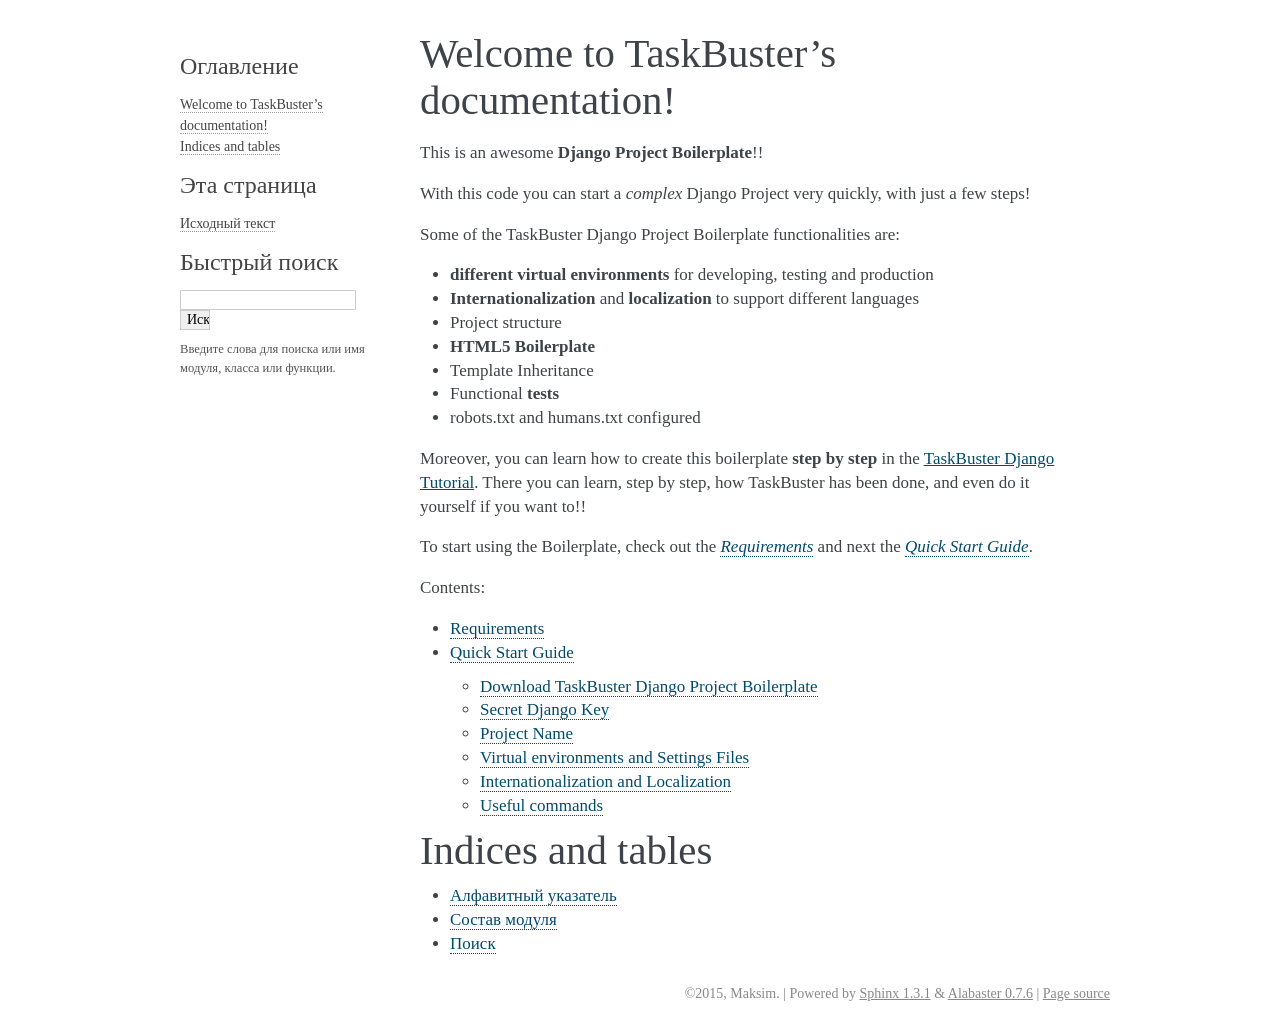
<file: taskbuster/docs/_build/html/index.html>
<!DOCTYPE html PUBLIC "-//W3C//DTD XHTML 1.0 Transitional//EN"
  "http://www.w3.org/TR/xhtml1/DTD/xhtml1-transitional.dtd">


<html xmlns="http://www.w3.org/1999/xhtml">
  <head>
    <meta http-equiv="Content-Type" content="text/html; charset=utf-8" />
    
    <title>Welcome to TaskBuster’s documentation! &mdash; Документация TaskBuster 0.1.0</title>
    
    <link rel="stylesheet" href="_static/alabaster.css" type="text/css" />
    <link rel="stylesheet" href="_static/pygments.css" type="text/css" />
    
    <script type="text/javascript">
      var DOCUMENTATION_OPTIONS = {
        URL_ROOT:    './',
        VERSION:     '0.1.0',
        COLLAPSE_INDEX: false,
        FILE_SUFFIX: '.html',
        HAS_SOURCE:  true
      };
    </script>
    <script type="text/javascript" src="_static/jquery.js"></script>
    <script type="text/javascript" src="_static/underscore.js"></script>
    <script type="text/javascript" src="_static/doctools.js"></script>
    <script type="text/javascript" src="_static/translations.js"></script>
    <link rel="top" title="Документация TaskBuster 0.1.0" href="#" />
    <link rel="next" title="Requirements" href="requirements.html" />
   
  
  <meta name="viewport" content="width=device-width, initial-scale=0.9, maximum-scale=0.9">

  </head>
  <body role="document">  

    <div class="document">
      <div class="documentwrapper">
        <div class="bodywrapper">
          <div class="body" role="main">
            
  <div class="section" id="welcome-to-taskbuster-s-documentation">
<h1>Welcome to TaskBuster&#8217;s documentation!<a class="headerlink" href="#welcome-to-taskbuster-s-documentation" title="Ссылка на этот заголовок">¶</a></h1>
<p>This is an awesome <strong>Django Project Boilerplate</strong>!!</p>
<p>With this code you can start a <em>complex</em> Django Project
very quickly, with just a few steps!</p>
<p>Some of the TaskBuster Django Project Boilerplate functionalities are:</p>
<ul class="simple">
<li><strong>different virtual environments</strong> for developing, testing and production</li>
<li><strong>Internationalization</strong> and <strong>localization</strong> to support different languages</li>
<li>Project structure</li>
<li><strong>HTML5 Boilerplate</strong></li>
<li>Template Inheritance</li>
<li>Functional <strong>tests</strong></li>
<li>robots.txt and humans.txt configured</li>
</ul>
<p>Moreover, you can learn how to create this boilerplate <strong>step by step</strong>
in the <a href="http://marinamele.com/taskbuster-django-tutorial"
target="_blank">TaskBuster Django Tutorial</a>. There you can learn, step by step, how
TaskBuster has been done, and even do it yourself if you want to!!</p>
<p>To start using the Boilerplate, check out the <a class="reference internal" href="requirements.html"><em>Requirements</em></a>
and next the <a class="reference internal" href="quick_start.html"><em>Quick Start Guide</em></a>.</p>
<p>Contents:</p>
<div class="toctree-wrapper compound">
<ul>
<li class="toctree-l1"><a class="reference internal" href="requirements.html">Requirements</a></li>
<li class="toctree-l1"><a class="reference internal" href="quick_start.html">Quick Start Guide</a><ul>
<li class="toctree-l2"><a class="reference internal" href="quick_start.html#download-taskbuster-django-project-boilerplate">Download TaskBuster Django Project Boilerplate</a></li>
<li class="toctree-l2"><a class="reference internal" href="quick_start.html#secret-django-key">Secret Django Key</a></li>
<li class="toctree-l2"><a class="reference internal" href="quick_start.html#project-name">Project Name</a></li>
<li class="toctree-l2"><a class="reference internal" href="quick_start.html#virtual-environments-and-settings-files">Virtual environments and Settings Files</a></li>
<li class="toctree-l2"><a class="reference internal" href="quick_start.html#internationalization-and-localization">Internationalization and Localization</a></li>
<li class="toctree-l2"><a class="reference internal" href="quick_start.html#useful-commands">Useful commands</a></li>
</ul>
</li>
</ul>
</div>
</div>
<div class="section" id="indices-and-tables">
<h1>Indices and tables<a class="headerlink" href="#indices-and-tables" title="Ссылка на этот заголовок">¶</a></h1>
<ul class="simple">
<li><a class="reference internal" href="genindex.html"><span>Алфавитный указатель</span></a></li>
<li><a class="reference internal" href="py-modindex.html"><span>Состав модуля</span></a></li>
<li><a class="reference internal" href="search.html"><span>Поиск</span></a></li>
</ul>
</div>


          </div>
        </div>
      </div>
      <div class="sphinxsidebar" role="navigation" aria-label="main navigation">
        <div class="sphinxsidebarwrapper">
  <h3><a href="#">Оглавление</a></h3>
  <ul>
<li><a class="reference internal" href="#">Welcome to TaskBuster&#8217;s documentation!</a></li>
<li><a class="reference internal" href="#indices-and-tables">Indices and tables</a></li>
</ul>
<div class="relations">
<h3>Related Topics</h3>
<ul>
  <li><a href="#">Documentation overview</a><ul>
      <li>Next: <a href="requirements.html" title="следующая глава">Requirements</a></li>
  </ul></li>
</ul>
</div>
  <div role="note" aria-label="source link">
    <h3>Эта страница</h3>
    <ul class="this-page-menu">
      <li><a href="_sources/index.txt"
            rel="nofollow">Исходный текст</a></li>
    </ul>
   </div>
<div id="searchbox" style="display: none" role="search">
  <h3>Быстрый поиск</h3>
    <form class="search" action="search.html" method="get">
      <input type="text" name="q" />
      <input type="submit" value="Искать" />
      <input type="hidden" name="check_keywords" value="yes" />
      <input type="hidden" name="area" value="default" />
    </form>
    <p class="searchtip" style="font-size: 90%">
    Введите слова для поиска или имя модуля, класса или функции.
    </p>
</div>
<script type="text/javascript">$('#searchbox').show(0);</script>
        </div>
      </div>
      <div class="clearer"></div>
    </div>
    <div class="footer">
      &copy;2015, Maksim.
      
      |
      Powered by <a href="http://sphinx-doc.org/">Sphinx 1.3.1</a>
      &amp; <a href="https://github.com/bitprophet/alabaster">Alabaster 0.7.6</a>
      
      |
      <a href="_sources/index.txt"
          rel="nofollow">Page source</a>
    </div>

    

    
  </body>
</html>
</file>
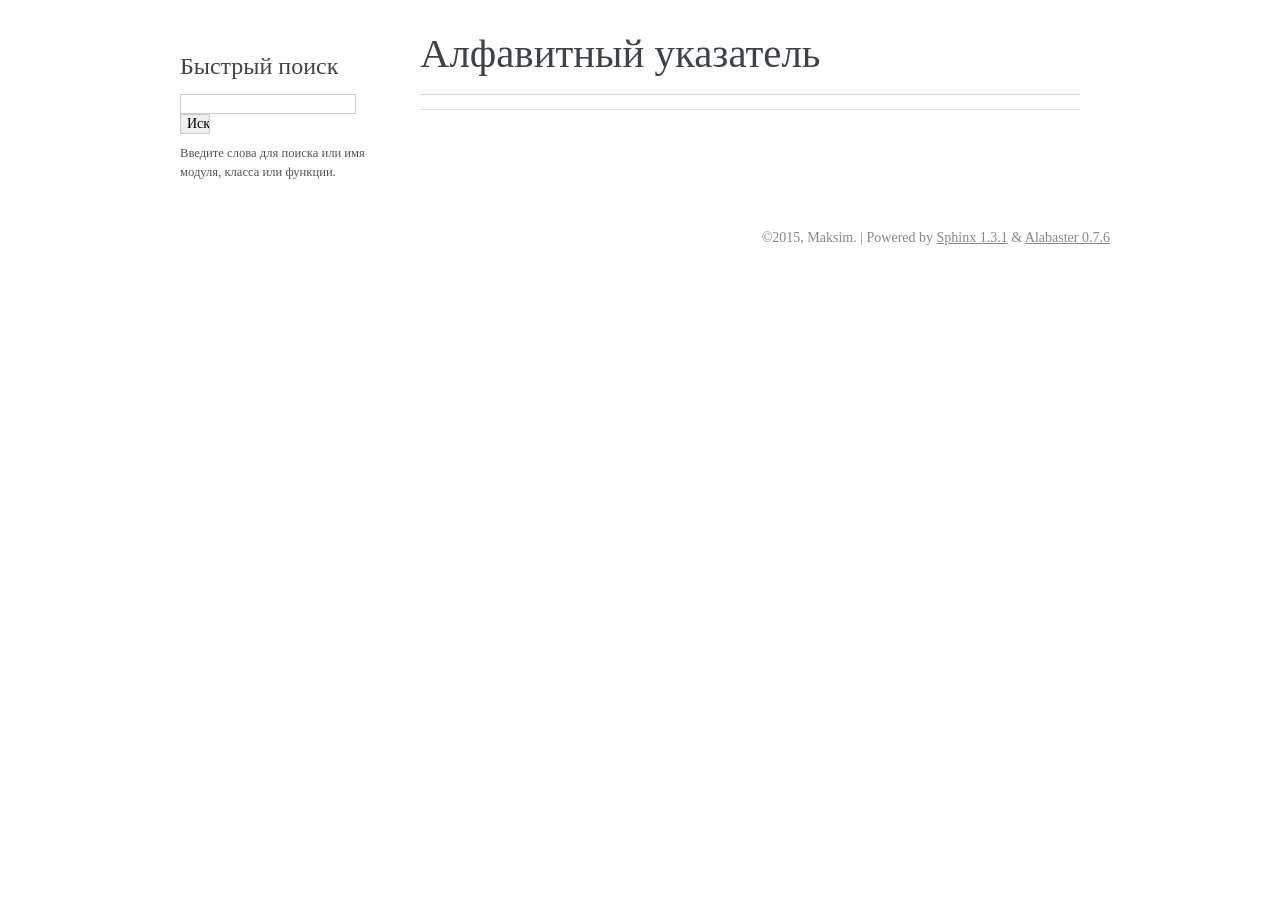
<file: taskbuster/docs/_build/html/genindex.html>
<!DOCTYPE html PUBLIC "-//W3C//DTD XHTML 1.0 Transitional//EN"
  "http://www.w3.org/TR/xhtml1/DTD/xhtml1-transitional.dtd">


<html xmlns="http://www.w3.org/1999/xhtml">
  <head>
    <meta http-equiv="Content-Type" content="text/html; charset=utf-8" />
    
    <title>Алфавитный указатель &mdash; Документация TaskBuster 0.1.0</title>
    
    <link rel="stylesheet" href="_static/alabaster.css" type="text/css" />
    <link rel="stylesheet" href="_static/pygments.css" type="text/css" />
    
    <script type="text/javascript">
      var DOCUMENTATION_OPTIONS = {
        URL_ROOT:    './',
        VERSION:     '0.1.0',
        COLLAPSE_INDEX: false,
        FILE_SUFFIX: '.html',
        HAS_SOURCE:  true
      };
    </script>
    <script type="text/javascript" src="_static/jquery.js"></script>
    <script type="text/javascript" src="_static/underscore.js"></script>
    <script type="text/javascript" src="_static/doctools.js"></script>
    <script type="text/javascript" src="_static/translations.js"></script>
    <link rel="top" title="Документация TaskBuster 0.1.0" href="index.html" />
   
  
  <meta name="viewport" content="width=device-width, initial-scale=0.9, maximum-scale=0.9">

  </head>
  <body role="document">  

    <div class="document">
      <div class="documentwrapper">
        <div class="bodywrapper">
          <div class="body" role="main">
            

<h1 id="index">Алфавитный указатель</h1>

<div class="genindex-jumpbox">
 
</div>


          </div>
        </div>
      </div>
      <div class="sphinxsidebar" role="navigation" aria-label="main navigation">
        <div class="sphinxsidebarwrapper">

   <div class="relations">
<h3>Related Topics</h3>
<ul>
  <li><a href="index.html">Documentation overview</a><ul>
  </ul></li>
</ul>
</div>

<div id="searchbox" style="display: none" role="search">
  <h3>Быстрый поиск</h3>
    <form class="search" action="search.html" method="get">
      <input type="text" name="q" />
      <input type="submit" value="Искать" />
      <input type="hidden" name="check_keywords" value="yes" />
      <input type="hidden" name="area" value="default" />
    </form>
    <p class="searchtip" style="font-size: 90%">
    Введите слова для поиска или имя модуля, класса или функции.
    </p>
</div>
<script type="text/javascript">$('#searchbox').show(0);</script>
        </div>
      </div>
      <div class="clearer"></div>
    </div>
    <div class="footer">
      &copy;2015, Maksim.
      
      |
      Powered by <a href="http://sphinx-doc.org/">Sphinx 1.3.1</a>
      &amp; <a href="https://github.com/bitprophet/alabaster">Alabaster 0.7.6</a>
      
    </div>

    

    
  </body>
</html>
</file>
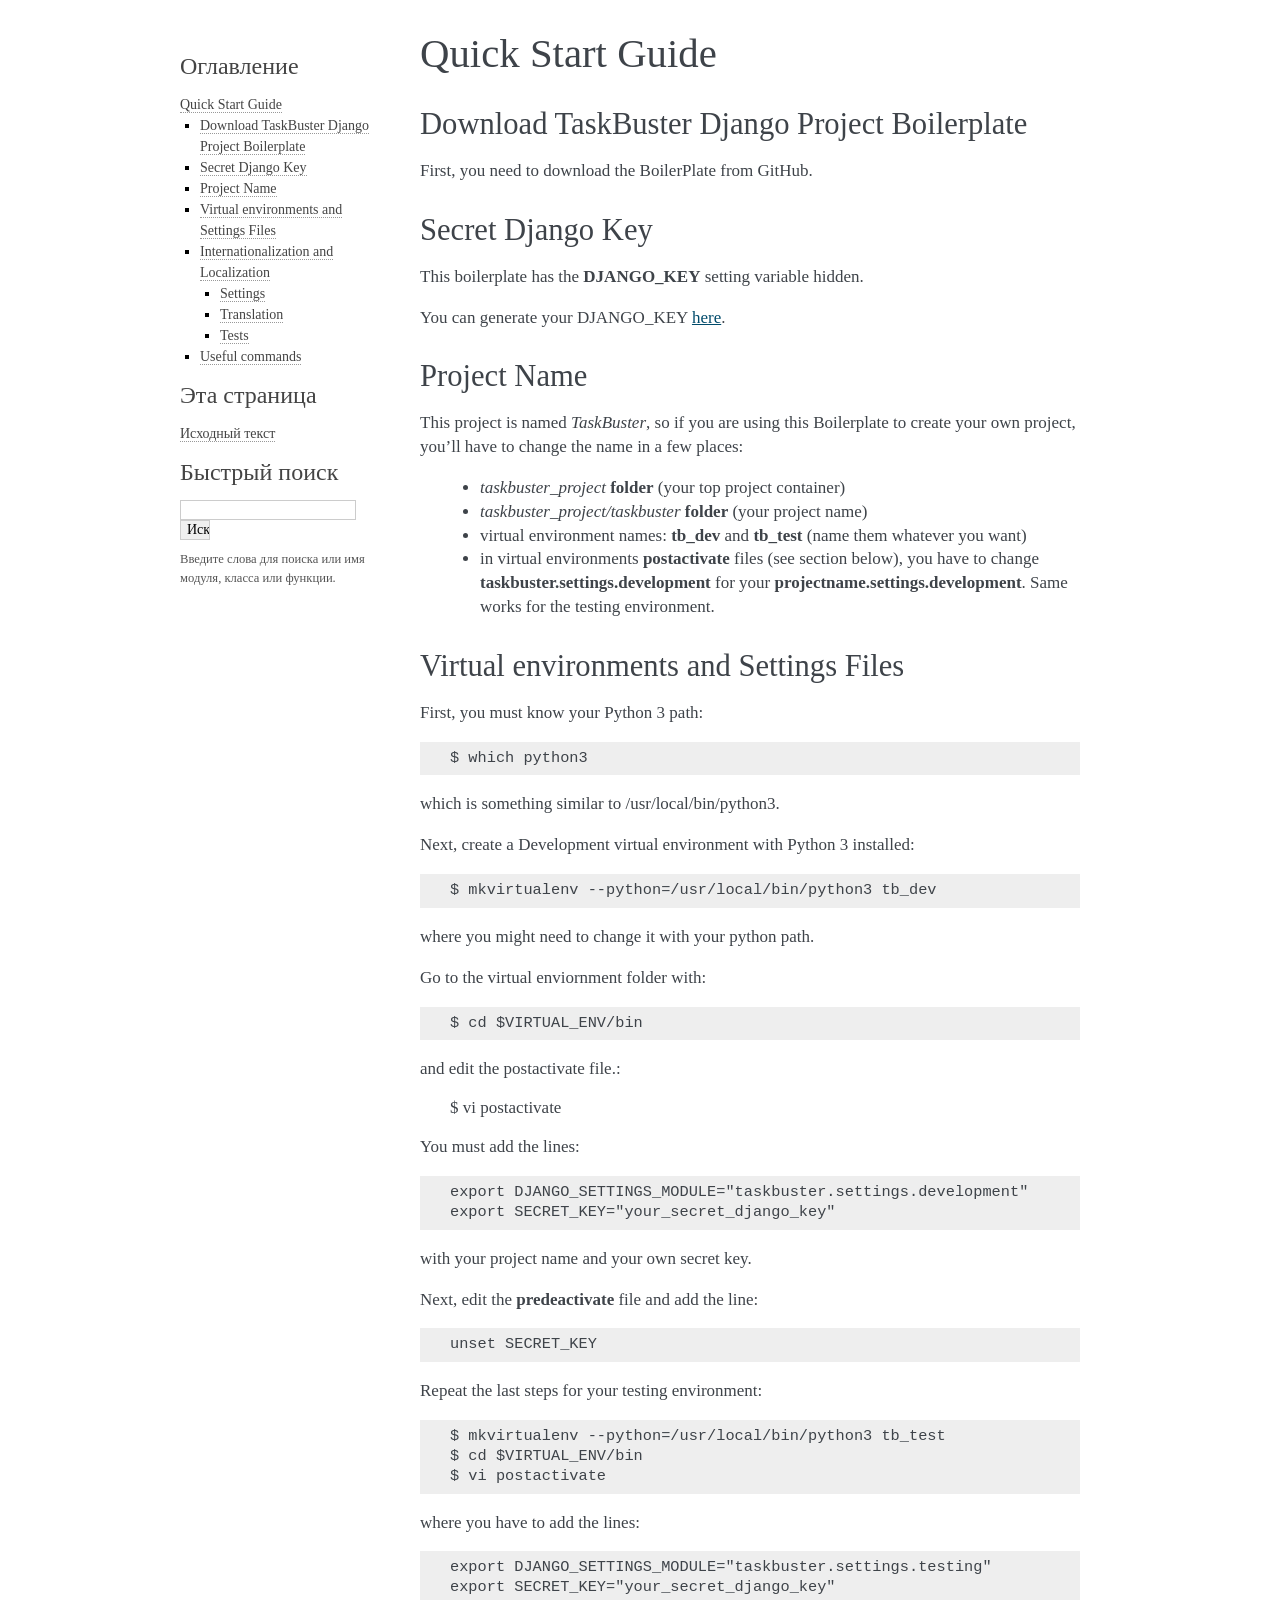
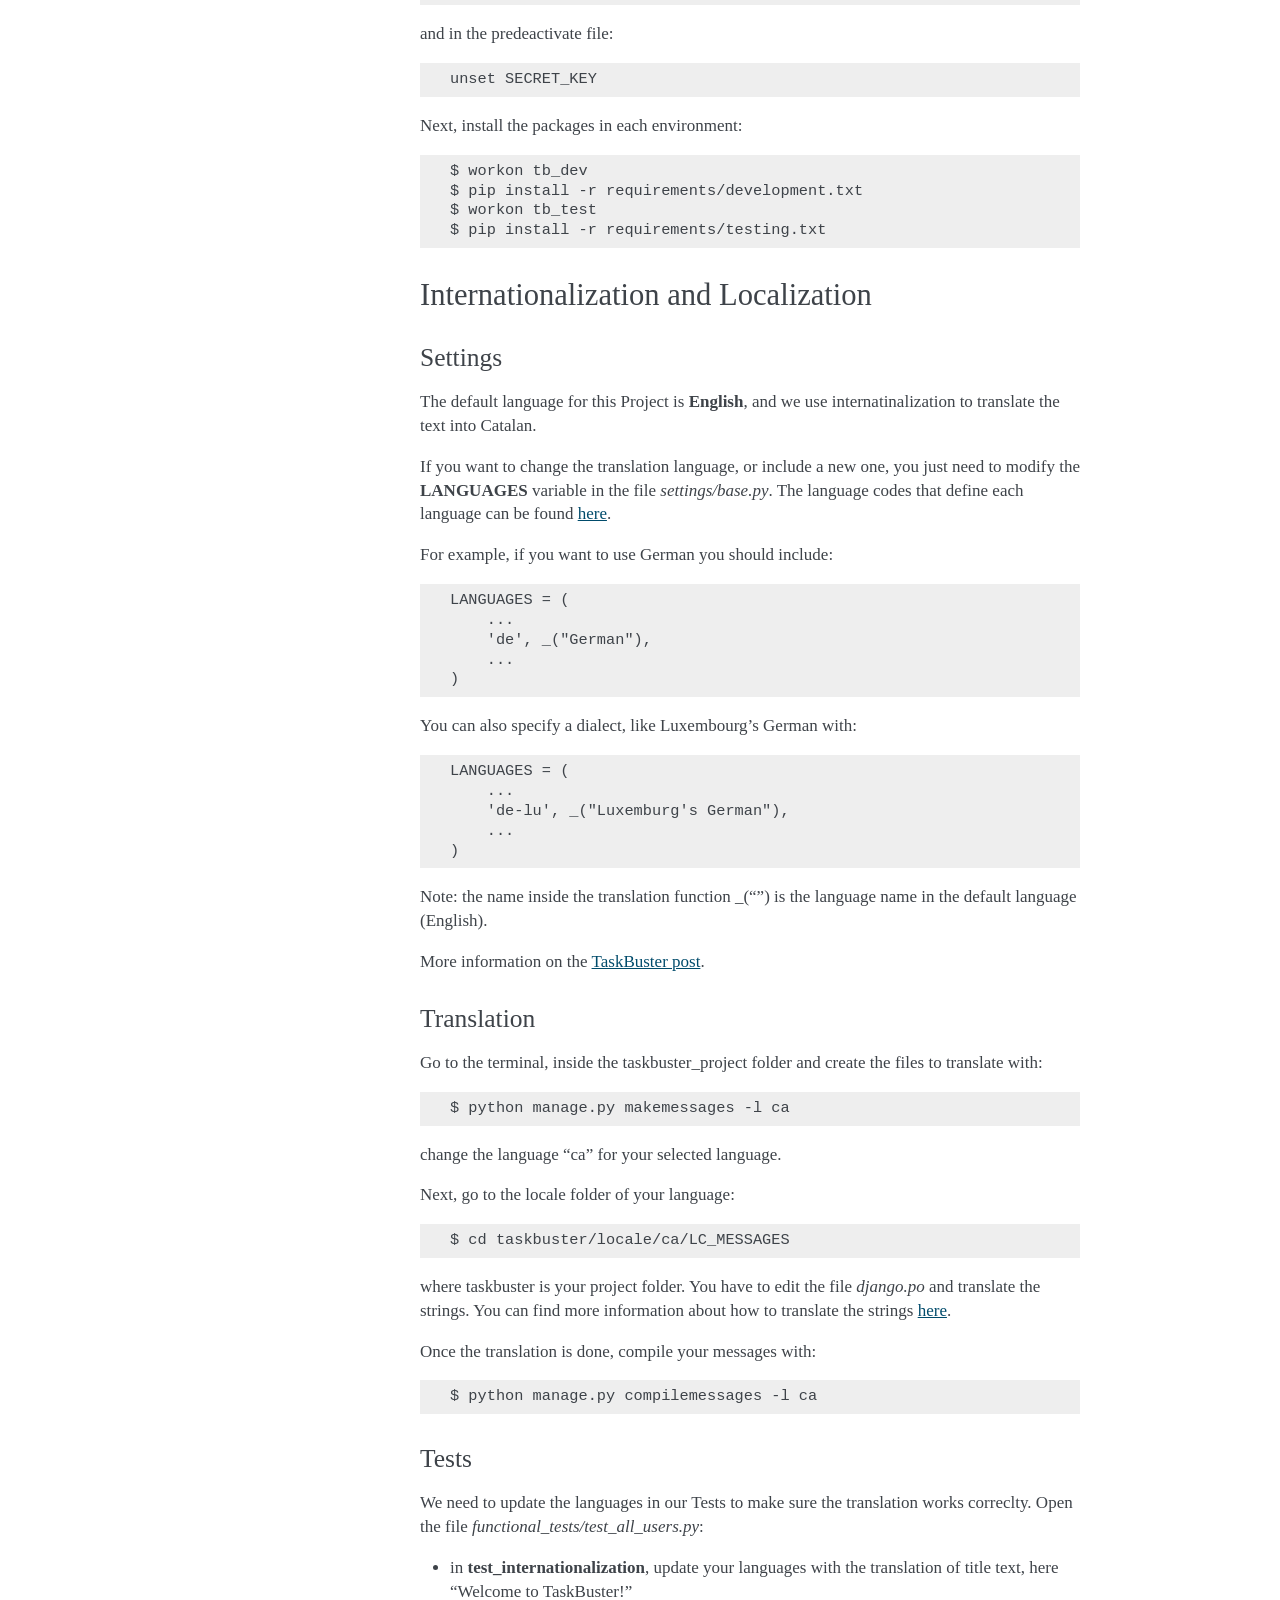
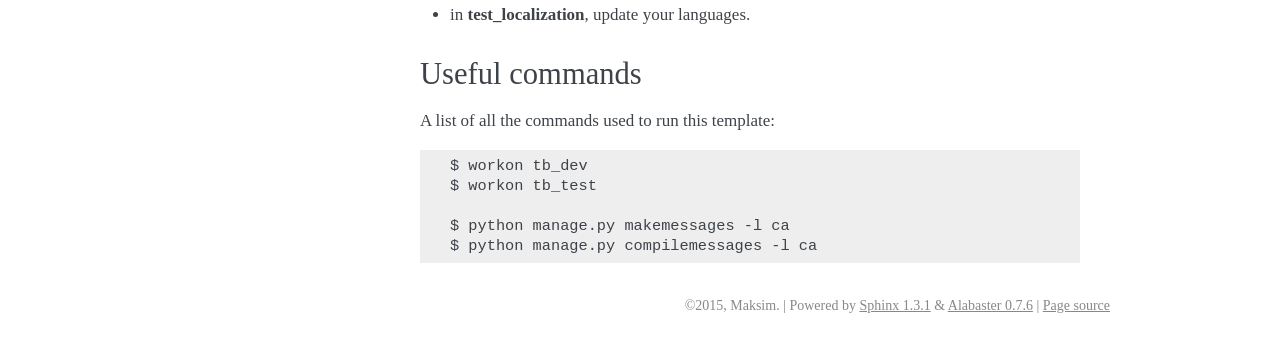
<file: taskbuster/docs/_build/html/quick_start.html>
<!DOCTYPE html PUBLIC "-//W3C//DTD XHTML 1.0 Transitional//EN"
  "http://www.w3.org/TR/xhtml1/DTD/xhtml1-transitional.dtd">


<html xmlns="http://www.w3.org/1999/xhtml">
  <head>
    <meta http-equiv="Content-Type" content="text/html; charset=utf-8" />
    
    <title>Quick Start Guide &mdash; Документация TaskBuster 0.1.0</title>
    
    <link rel="stylesheet" href="_static/alabaster.css" type="text/css" />
    <link rel="stylesheet" href="_static/pygments.css" type="text/css" />
    
    <script type="text/javascript">
      var DOCUMENTATION_OPTIONS = {
        URL_ROOT:    './',
        VERSION:     '0.1.0',
        COLLAPSE_INDEX: false,
        FILE_SUFFIX: '.html',
        HAS_SOURCE:  true
      };
    </script>
    <script type="text/javascript" src="_static/jquery.js"></script>
    <script type="text/javascript" src="_static/underscore.js"></script>
    <script type="text/javascript" src="_static/doctools.js"></script>
    <script type="text/javascript" src="_static/translations.js"></script>
    <link rel="top" title="Документация TaskBuster 0.1.0" href="index.html" />
    <link rel="prev" title="Requirements" href="requirments.html" />
   
  
  <meta name="viewport" content="width=device-width, initial-scale=0.9, maximum-scale=0.9">

  </head>
  <body role="document">  

    <div class="document">
      <div class="documentwrapper">
        <div class="bodywrapper">
          <div class="body" role="main">
            
  <div class="section" id="quick-start-guide">
<h1>Quick Start Guide<a class="headerlink" href="#quick-start-guide" title="Ссылка на этот заголовок">¶</a></h1>
<div class="section" id="download-taskbuster-django-project-boilerplate">
<h2>Download TaskBuster Django Project Boilerplate<a class="headerlink" href="#download-taskbuster-django-project-boilerplate" title="Ссылка на этот заголовок">¶</a></h2>
<p>First, you need to download the BoilerPlate from GitHub.</p>
</div>
<div class="section" id="secret-django-key">
<h2>Secret Django Key<a class="headerlink" href="#secret-django-key" title="Ссылка на этот заголовок">¶</a></h2>
<p>This boilerplate has the <strong>DJANGO_KEY</strong> setting variable hidden.</p>
<p>You can generate your DJANGO_KEY <a href="http://www.miniwebtool.com/django-secret-key-generator"
target="_blank">here</a>.</p>
</div>
<div class="section" id="project-name">
<h2>Project Name<a class="headerlink" href="#project-name" title="Ссылка на этот заголовок">¶</a></h2>
<p>This project is named <em>TaskBuster</em>, so if you are using this
Boilerplate to create your own project, you&#8217;ll have to change
the name in a few places:</p>
<blockquote>
<div><ul class="simple">
<li><em>taskbuster_project</em> <strong>folder</strong> (your top project container)</li>
<li><em>taskbuster_project/taskbuster</em> <strong>folder</strong> (your project name)</li>
<li>virtual environment names: <strong>tb_dev</strong> and <strong>tb_test</strong> (name them whatever you want)</li>
<li>in virtual environments <strong>postactivate</strong> files (see section below), you have to change <strong>taskbuster.settings.development</strong> for your <strong>projectname.settings.development</strong>. Same works for the testing environment.</li>
</ul>
</div></blockquote>
</div>
<div class="section" id="virtual-environments-and-settings-files">
<h2>Virtual environments and Settings Files<a class="headerlink" href="#virtual-environments-and-settings-files" title="Ссылка на этот заголовок">¶</a></h2>
<p>First, you must know your Python 3 path:</p>
<div class="highlight-python"><div class="highlight"><pre>$ which python3
</pre></div>
</div>
<p>which is something similar to /usr/local/bin/python3.</p>
<p>Next, create a Development virtual environment with Python 3 installed:</p>
<div class="highlight-python"><div class="highlight"><pre>$ mkvirtualenv --python=/usr/local/bin/python3 tb_dev
</pre></div>
</div>
<p>where you might need to change it with your python path.</p>
<p>Go to the virtual enviornment folder with:</p>
<div class="highlight-python"><div class="highlight"><pre>$ cd $VIRTUAL_ENV/bin
</pre></div>
</div>
<p>and edit the postactivate file.:</p>
<blockquote>
<div>$ vi postactivate</div></blockquote>
<p>You must add the lines:</p>
<div class="highlight-python"><div class="highlight"><pre>export DJANGO_SETTINGS_MODULE=&quot;taskbuster.settings.development&quot;
export SECRET_KEY=&quot;your_secret_django_key&quot;
</pre></div>
</div>
<p>with your project name and your own secret key.</p>
<p>Next, edit the <strong>predeactivate</strong> file and add the line:</p>
<div class="highlight-python"><div class="highlight"><pre>unset SECRET_KEY
</pre></div>
</div>
<p>Repeat the last steps for your testing environment:</p>
<div class="highlight-python"><div class="highlight"><pre>$ mkvirtualenv --python=/usr/local/bin/python3 tb_test
$ cd $VIRTUAL_ENV/bin
$ vi postactivate
</pre></div>
</div>
<p>where you have to add the lines:</p>
<div class="highlight-python"><div class="highlight"><pre>export DJANGO_SETTINGS_MODULE=&quot;taskbuster.settings.testing&quot;
export SECRET_KEY=&quot;your_secret_django_key&quot;
</pre></div>
</div>
<p>and in the predeactivate file:</p>
<div class="highlight-python"><div class="highlight"><pre>unset SECRET_KEY
</pre></div>
</div>
<p>Next, install the packages in each environment:</p>
<div class="highlight-python"><div class="highlight"><pre>$ workon tb_dev
$ pip install -r requirements/development.txt
$ workon tb_test
$ pip install -r requirements/testing.txt
</pre></div>
</div>
</div>
<div class="section" id="internationalization-and-localization">
<h2>Internationalization and Localization<a class="headerlink" href="#internationalization-and-localization" title="Ссылка на этот заголовок">¶</a></h2>
<div class="section" id="settings">
<h3>Settings<a class="headerlink" href="#settings" title="Ссылка на этот заголовок">¶</a></h3>
<p>The default language for this Project is <strong>English</strong>, and we use internatinalization to translate the text into Catalan.</p>
<p>If you want to change the translation language, or include a new one, you just need to modify the <strong>LANGUAGES</strong> variable in the file <em>settings/base.py</em>. The language codes that define each language can be found <a href="http://msdn.microsoft.com/en-us/library/ms533052(v=vs.85).aspx" target="_blank">here</a>.</p>
<p>For example, if you want to use German you should include:</p>
<div class="highlight-python"><div class="highlight"><pre>LANGUAGES = (
    ...
    &#39;de&#39;, _(&quot;German&quot;),
    ...
)
</pre></div>
</div>
<p>You can also specify a dialect, like Luxembourg&#8217;s German with:</p>
<div class="highlight-python"><div class="highlight"><pre>LANGUAGES = (
    ...
    &#39;de-lu&#39;, _(&quot;Luxemburg&#39;s German&quot;),
    ...
)
</pre></div>
</div>
<p>Note: the name inside the translation function _(&#8220;&#8221;) is the language name in the default language (English).</p>
<p>More information on the <a href="http://marinamele.com/taskbuster-django-tutorial/internationalization-localization-languages-time-zones" target="_blank">TaskBuster post</a>.</p>
</div>
<div class="section" id="translation">
<h3>Translation<a class="headerlink" href="#translation" title="Ссылка на этот заголовок">¶</a></h3>
<p>Go to the terminal, inside the taskbuster_project folder and create the files to translate with:</p>
<div class="highlight-python"><div class="highlight"><pre>$ python manage.py makemessages -l ca
</pre></div>
</div>
<p>change the language &#8220;ca&#8221; for your selected language.</p>
<p>Next, go to the locale folder of your language:</p>
<div class="highlight-python"><div class="highlight"><pre>$ cd taskbuster/locale/ca/LC_MESSAGES
</pre></div>
</div>
<p>where taskbuster is your project folder. You have to edit the file <em>django.po</em> and translate the strings. You can find more information about how to translate the strings <a href="http://marinamele.com/taskbuster-django-tutorial/internationalization-localization-languages-time-zones#inter-translation" target="_blank">here</a>.</p>
<p>Once the translation is done, compile your messages with:</p>
<div class="highlight-python"><div class="highlight"><pre>$ python manage.py compilemessages -l ca
</pre></div>
</div>
</div>
<div class="section" id="tests">
<h3>Tests<a class="headerlink" href="#tests" title="Ссылка на этот заголовок">¶</a></h3>
<p>We need to update the languages in our Tests to make sure the translation works correclty. Open the file <em>functional_tests/test_all_users.py</em>:</p>
<ul class="simple">
<li>in <strong>test_internationalization</strong>, update your languages with the translation of title text, here &#8220;Welcome to TaskBuster!&#8221;</li>
<li>in <strong>test_localization</strong>, update your languages.</li>
</ul>
</div>
</div>
<div class="section" id="useful-commands">
<h2>Useful commands<a class="headerlink" href="#useful-commands" title="Ссылка на этот заголовок">¶</a></h2>
<p>A list of all the commands used to run this template:</p>
<div class="highlight-python"><div class="highlight"><pre>$ workon tb_dev
$ workon tb_test

$ python manage.py makemessages -l ca
$ python manage.py compilemessages -l ca
</pre></div>
</div>
</div>
</div>


          </div>
        </div>
      </div>
      <div class="sphinxsidebar" role="navigation" aria-label="main navigation">
        <div class="sphinxsidebarwrapper">
  <h3><a href="index.html">Оглавление</a></h3>
  <ul>
<li><a class="reference internal" href="#">Quick Start Guide</a><ul>
<li><a class="reference internal" href="#download-taskbuster-django-project-boilerplate">Download TaskBuster Django Project Boilerplate</a></li>
<li><a class="reference internal" href="#secret-django-key">Secret Django Key</a></li>
<li><a class="reference internal" href="#project-name">Project Name</a></li>
<li><a class="reference internal" href="#virtual-environments-and-settings-files">Virtual environments and Settings Files</a></li>
<li><a class="reference internal" href="#internationalization-and-localization">Internationalization and Localization</a><ul>
<li><a class="reference internal" href="#settings">Settings</a></li>
<li><a class="reference internal" href="#translation">Translation</a></li>
<li><a class="reference internal" href="#tests">Tests</a></li>
</ul>
</li>
<li><a class="reference internal" href="#useful-commands">Useful commands</a></li>
</ul>
</li>
</ul>
<div class="relations">
<h3>Related Topics</h3>
<ul>
  <li><a href="index.html">Documentation overview</a><ul>
      <li>Previous: <a href="requirments.html" title="предыдущая глава">Requirements</a></li>
  </ul></li>
</ul>
</div>
  <div role="note" aria-label="source link">
    <h3>Эта страница</h3>
    <ul class="this-page-menu">
      <li><a href="_sources/quick_start.txt"
            rel="nofollow">Исходный текст</a></li>
    </ul>
   </div>
<div id="searchbox" style="display: none" role="search">
  <h3>Быстрый поиск</h3>
    <form class="search" action="search.html" method="get">
      <input type="text" name="q" />
      <input type="submit" value="Искать" />
      <input type="hidden" name="check_keywords" value="yes" />
      <input type="hidden" name="area" value="default" />
    </form>
    <p class="searchtip" style="font-size: 90%">
    Введите слова для поиска или имя модуля, класса или функции.
    </p>
</div>
<script type="text/javascript">$('#searchbox').show(0);</script>
        </div>
      </div>
      <div class="clearer"></div>
    </div>
    <div class="footer">
      &copy;2015, Maksim.
      
      |
      Powered by <a href="http://sphinx-doc.org/">Sphinx 1.3.1</a>
      &amp; <a href="https://github.com/bitprophet/alabaster">Alabaster 0.7.6</a>
      
      |
      <a href="_sources/quick_start.txt"
          rel="nofollow">Page source</a>
    </div>

    

    
  </body>
</html>
</file>
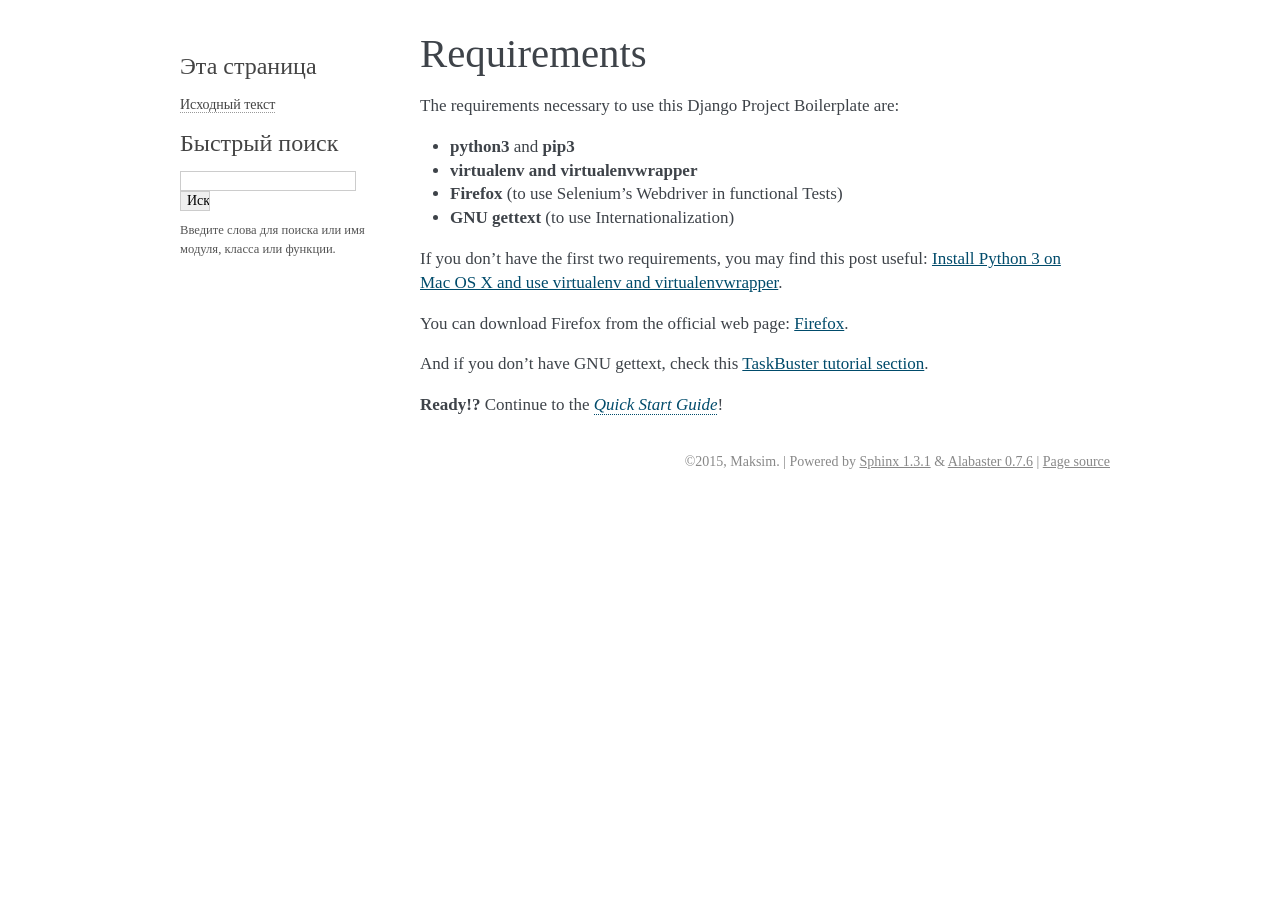
<file: taskbuster/docs/_build/html/requirements.html>
<!DOCTYPE html PUBLIC "-//W3C//DTD XHTML 1.0 Transitional//EN"
  "http://www.w3.org/TR/xhtml1/DTD/xhtml1-transitional.dtd">


<html xmlns="http://www.w3.org/1999/xhtml">
  <head>
    <meta http-equiv="Content-Type" content="text/html; charset=utf-8" />
    
    <title>Requirements &mdash; Документация TaskBuster 0.1.0</title>
    
    <link rel="stylesheet" href="_static/alabaster.css" type="text/css" />
    <link rel="stylesheet" href="_static/pygments.css" type="text/css" />
    
    <script type="text/javascript">
      var DOCUMENTATION_OPTIONS = {
        URL_ROOT:    './',
        VERSION:     '0.1.0',
        COLLAPSE_INDEX: false,
        FILE_SUFFIX: '.html',
        HAS_SOURCE:  true
      };
    </script>
    <script type="text/javascript" src="_static/jquery.js"></script>
    <script type="text/javascript" src="_static/underscore.js"></script>
    <script type="text/javascript" src="_static/doctools.js"></script>
    <script type="text/javascript" src="_static/translations.js"></script>
    <link rel="top" title="Документация TaskBuster 0.1.0" href="index.html" />
   
  
  <meta name="viewport" content="width=device-width, initial-scale=0.9, maximum-scale=0.9">

  </head>
  <body role="document">  

    <div class="document">
      <div class="documentwrapper">
        <div class="bodywrapper">
          <div class="body" role="main">
            
  <div class="section" id="requirements">
<h1>Requirements<a class="headerlink" href="#requirements" title="Ссылка на этот заголовок">¶</a></h1>
<p>The requirements necessary to use this Django Project Boilerplate are:</p>
<ul class="simple">
<li><strong>python3</strong> and <strong>pip3</strong></li>
<li><strong>virtualenv and virtualenvwrapper</strong></li>
<li><strong>Firefox</strong> (to use Selenium&#8217;s Webdriver in functional Tests)</li>
<li><strong>GNU gettext</strong> (to use Internationalization)</li>
</ul>
<p>If you don&#8217;t have the first two requirements, you may find this
post useful: <a href="http://www.marinamele.com/2014/07/install-python3-on-mac-os-x-and-use-virtualenv-and-virtualenvwrapper.html" target="_blank">Install Python 3 on Mac OS X and use virtualenv and virtualenvwrapper</a>.</p>
<p>You can download Firefox from the official web page: <a href="https://www.mozilla.org" target="_blank">Firefox</a>.</p>
<p>And if you don&#8217;t have GNU gettext, check this <a href="http://marinamele.com/taskbuster-django-tutorial/internationalization-localization-languages-time-zones" target="_blank">TaskBuster tutorial section</a>.</p>
<p><strong>Ready!?</strong> Continue to the <a class="reference internal" href="quick_start.html"><em>Quick Start Guide</em></a>!</p>
</div>


          </div>
        </div>
      </div>
      <div class="sphinxsidebar" role="navigation" aria-label="main navigation">
        <div class="sphinxsidebarwrapper"><div class="relations">
<h3>Related Topics</h3>
<ul>
  <li><a href="index.html">Documentation overview</a><ul>
  </ul></li>
</ul>
</div>
  <div role="note" aria-label="source link">
    <h3>Эта страница</h3>
    <ul class="this-page-menu">
      <li><a href="_sources/requirements.txt"
            rel="nofollow">Исходный текст</a></li>
    </ul>
   </div>
<div id="searchbox" style="display: none" role="search">
  <h3>Быстрый поиск</h3>
    <form class="search" action="search.html" method="get">
      <input type="text" name="q" />
      <input type="submit" value="Искать" />
      <input type="hidden" name="check_keywords" value="yes" />
      <input type="hidden" name="area" value="default" />
    </form>
    <p class="searchtip" style="font-size: 90%">
    Введите слова для поиска или имя модуля, класса или функции.
    </p>
</div>
<script type="text/javascript">$('#searchbox').show(0);</script>
        </div>
      </div>
      <div class="clearer"></div>
    </div>
    <div class="footer">
      &copy;2015, Maksim.
      
      |
      Powered by <a href="http://sphinx-doc.org/">Sphinx 1.3.1</a>
      &amp; <a href="https://github.com/bitprophet/alabaster">Alabaster 0.7.6</a>
      
      |
      <a href="_sources/requirements.txt"
          rel="nofollow">Page source</a>
    </div>

    

    
  </body>
</html>
</file>
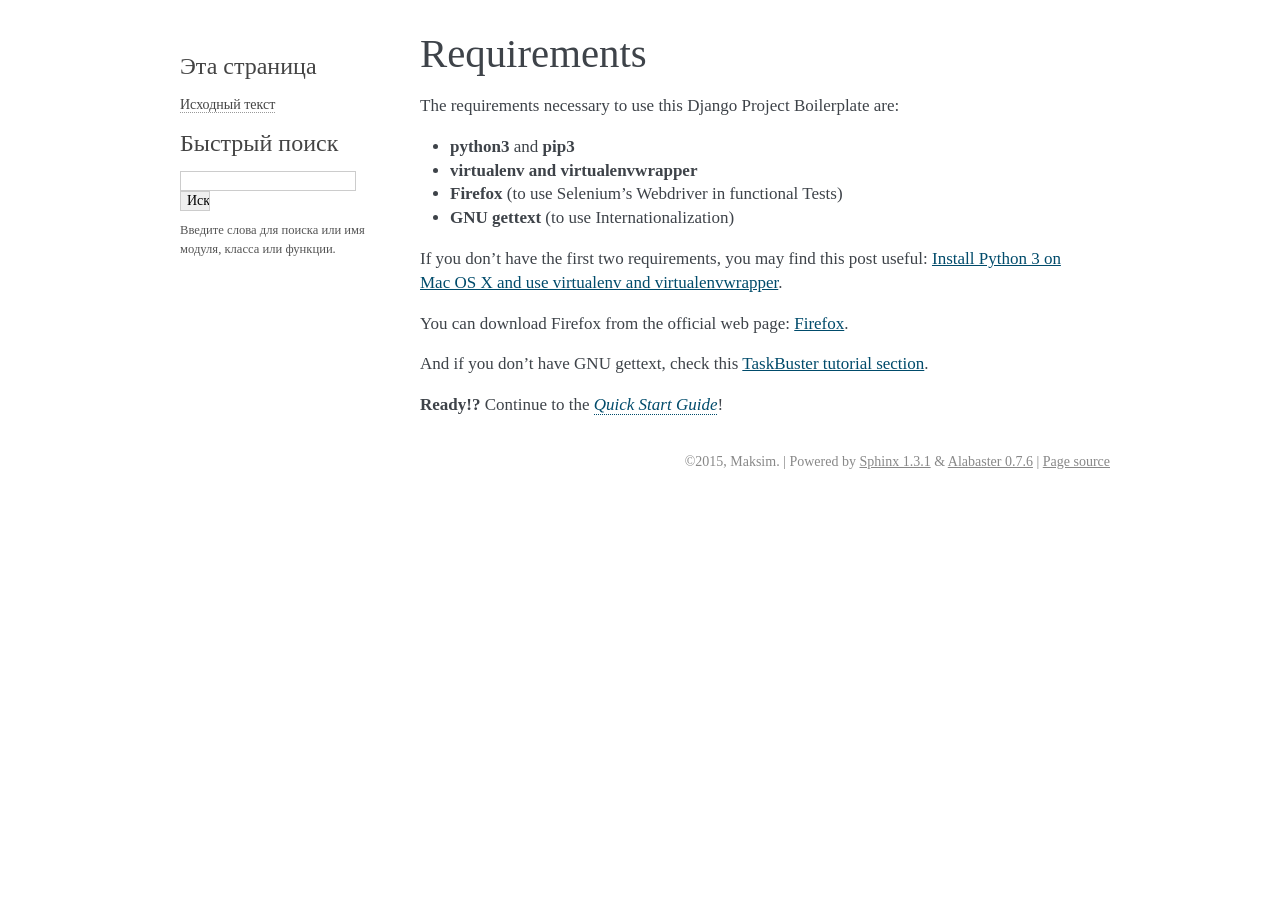
<file: taskbuster/docs/_build/html/requirments.html>
<!DOCTYPE html PUBLIC "-//W3C//DTD XHTML 1.0 Transitional//EN"
  "http://www.w3.org/TR/xhtml1/DTD/xhtml1-transitional.dtd">


<html xmlns="http://www.w3.org/1999/xhtml">
  <head>
    <meta http-equiv="Content-Type" content="text/html; charset=utf-8" />
    
    <title>Requirements &mdash; Документация TaskBuster 0.1.0</title>
    
    <link rel="stylesheet" href="_static/alabaster.css" type="text/css" />
    <link rel="stylesheet" href="_static/pygments.css" type="text/css" />
    
    <script type="text/javascript">
      var DOCUMENTATION_OPTIONS = {
        URL_ROOT:    './',
        VERSION:     '0.1.0',
        COLLAPSE_INDEX: false,
        FILE_SUFFIX: '.html',
        HAS_SOURCE:  true
      };
    </script>
    <script type="text/javascript" src="_static/jquery.js"></script>
    <script type="text/javascript" src="_static/underscore.js"></script>
    <script type="text/javascript" src="_static/doctools.js"></script>
    <script type="text/javascript" src="_static/translations.js"></script>
    <link rel="top" title="Документация TaskBuster 0.1.0" href="index.html" />
    <link rel="next" title="Quick Start Guide" href="quick_start.html" />
    <link rel="prev" title="Welcome to TaskBuster’s documentation!" href="index.html" />
   
  
  <meta name="viewport" content="width=device-width, initial-scale=0.9, maximum-scale=0.9">

  </head>
  <body role="document">  

    <div class="document">
      <div class="documentwrapper">
        <div class="bodywrapper">
          <div class="body" role="main">
            
  <div class="section" id="requirements">
<h1>Requirements<a class="headerlink" href="#requirements" title="Ссылка на этот заголовок">¶</a></h1>
<p>The requirements necessary to use this Django Project Boilerplate are:</p>
<ul class="simple">
<li><strong>python3</strong> and <strong>pip3</strong></li>
<li><strong>virtualenv and virtualenvwrapper</strong></li>
<li><strong>Firefox</strong> (to use Selenium&#8217;s Webdriver in functional Tests)</li>
<li><strong>GNU gettext</strong> (to use Internationalization)</li>
</ul>
<p>If you don&#8217;t have the first two requirements, you may find this
post useful: <a href="http://www.marinamele.com/2014/07/install-python3-on-mac-os-x-and-use-virtualenv-and-virtualenvwrapper.html" target="_blank">Install Python 3 on Mac OS X and use virtualenv and virtualenvwrapper</a>.</p>
<p>You can download Firefox from the official web page: <a href="https://www.mozilla.org" target="_blank">Firefox</a>.</p>
<p>And if you don&#8217;t have GNU gettext, check this <a href="http://marinamele.com/taskbuster-django-tutorial/internationalization-localization-languages-time-zones" target="_blank">TaskBuster tutorial section</a>.</p>
<p><strong>Ready!?</strong> Continue to the <a class="reference internal" href="quick_start.html"><em>Quick Start Guide</em></a>!</p>
</div>


          </div>
        </div>
      </div>
      <div class="sphinxsidebar" role="navigation" aria-label="main navigation">
        <div class="sphinxsidebarwrapper"><div class="relations">
<h3>Related Topics</h3>
<ul>
  <li><a href="index.html">Documentation overview</a><ul>
      <li>Previous: <a href="index.html" title="предыдущая глава">Welcome to TaskBuster&#8217;s documentation!</a></li>
      <li>Next: <a href="quick_start.html" title="следующая глава">Quick Start Guide</a></li>
  </ul></li>
</ul>
</div>
  <div role="note" aria-label="source link">
    <h3>Эта страница</h3>
    <ul class="this-page-menu">
      <li><a href="_sources/requirments.txt"
            rel="nofollow">Исходный текст</a></li>
    </ul>
   </div>
<div id="searchbox" style="display: none" role="search">
  <h3>Быстрый поиск</h3>
    <form class="search" action="search.html" method="get">
      <input type="text" name="q" />
      <input type="submit" value="Искать" />
      <input type="hidden" name="check_keywords" value="yes" />
      <input type="hidden" name="area" value="default" />
    </form>
    <p class="searchtip" style="font-size: 90%">
    Введите слова для поиска или имя модуля, класса или функции.
    </p>
</div>
<script type="text/javascript">$('#searchbox').show(0);</script>
        </div>
      </div>
      <div class="clearer"></div>
    </div>
    <div class="footer">
      &copy;2015, Maksim.
      
      |
      Powered by <a href="http://sphinx-doc.org/">Sphinx 1.3.1</a>
      &amp; <a href="https://github.com/bitprophet/alabaster">Alabaster 0.7.6</a>
      
      |
      <a href="_sources/requirments.txt"
          rel="nofollow">Page source</a>
    </div>

    

    
  </body>
</html>
</file>
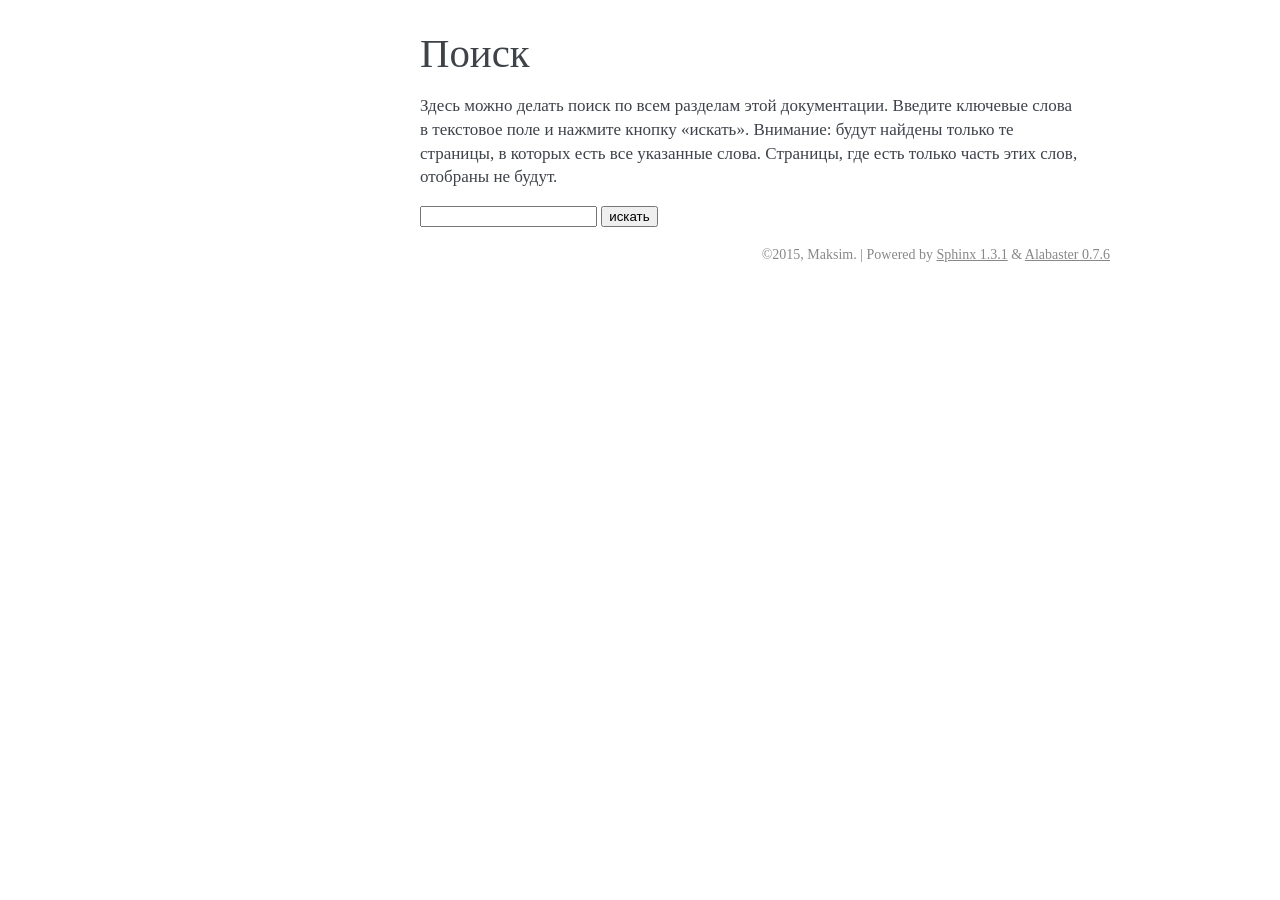
<file: taskbuster/docs/_build/html/search.html>
<!DOCTYPE html PUBLIC "-//W3C//DTD XHTML 1.0 Transitional//EN"
  "http://www.w3.org/TR/xhtml1/DTD/xhtml1-transitional.dtd">


<html xmlns="http://www.w3.org/1999/xhtml">
  <head>
    <meta http-equiv="Content-Type" content="text/html; charset=utf-8" />
    
    <title>Поиск &mdash; Документация TaskBuster 0.1.0</title>
    
    <link rel="stylesheet" href="_static/alabaster.css" type="text/css" />
    <link rel="stylesheet" href="_static/pygments.css" type="text/css" />
    
    <script type="text/javascript">
      var DOCUMENTATION_OPTIONS = {
        URL_ROOT:    './',
        VERSION:     '0.1.0',
        COLLAPSE_INDEX: false,
        FILE_SUFFIX: '.html',
        HAS_SOURCE:  true
      };
    </script>
    <script type="text/javascript" src="_static/jquery.js"></script>
    <script type="text/javascript" src="_static/underscore.js"></script>
    <script type="text/javascript" src="_static/doctools.js"></script>
    <script type="text/javascript" src="_static/translations.js"></script>
    <script type="text/javascript" src="_static/searchtools.js"></script>
    <link rel="top" title="Документация TaskBuster 0.1.0" href="index.html" />
  <script type="text/javascript">
    jQuery(function() { Search.loadIndex("searchindex.js"); });
  </script>
  
  <script type="text/javascript" id="searchindexloader"></script>
  
   
  
  <meta name="viewport" content="width=device-width, initial-scale=0.9, maximum-scale=0.9">


  </head>
  <body role="document">  

    <div class="document">
      <div class="documentwrapper">
        <div class="bodywrapper">
          <div class="body" role="main">
            
  <h1 id="search-documentation">Поиск</h1>
  <div id="fallback" class="admonition warning">
  <script type="text/javascript">$('#fallback').hide();</script>
  <p>
    Для работы поиска включите JavaScript в браузере.
  </p>
  </div>
  <p>
    Здесь можно делать поиск по всем разделам этой документации. Введите     ключевые слова в текстовое поле и нажмите кнопку «искать». Внимание: будут     найдены только те страницы, в которых есть все указанные слова. Страницы,     где есть только часть этих слов, отобраны не будут.
  </p>
  <form action="" method="get">
    <input type="text" name="q" value="" />
    <input type="submit" value="искать" />
    <span id="search-progress" style="padding-left: 10px"></span>
  </form>
  
  <div id="search-results">
  
  </div>

          </div>
        </div>
      </div>
      <div class="sphinxsidebar" role="navigation" aria-label="main navigation">
        <div class="sphinxsidebarwrapper"><div class="relations">
<h3>Related Topics</h3>
<ul>
  <li><a href="index.html">Documentation overview</a><ul>
  </ul></li>
</ul>
</div>
        </div>
      </div>
      <div class="clearer"></div>
    </div>
    <div class="footer">
      &copy;2015, Maksim.
      
      |
      Powered by <a href="http://sphinx-doc.org/">Sphinx 1.3.1</a>
      &amp; <a href="https://github.com/bitprophet/alabaster">Alabaster 0.7.6</a>
      
    </div>

    

    
  </body>
</html>
</file>
<file: taskbuster/docs/_build/html/_static/alabaster.css>
@import url("basic.css");

/* -- page layout ----------------------------------------------------------- */

body {
    font-family: 'goudy old style', 'minion pro', 'bell mt', Georgia, 'Hiragino Mincho Pro', serif;
    font-size: 17px;
    background-color: white;
    color: #000;
    margin: 0;
    padding: 0;
}

div.document {
    width: 940px;
    margin: 30px auto 0 auto;
}

div.documentwrapper {
    float: left;
    width: 100%;
}

div.bodywrapper {
    margin: 0 0 0 220px;
}

div.sphinxsidebar {
    width: 220px;
}

hr {
    border: 1px solid #B1B4B6;
}

div.body {
    background-color: #ffffff;
    color: #3E4349;
    padding: 0 30px 0 30px;
}

div.footer {
    width: 940px;
    margin: 20px auto 30px auto;
    font-size: 14px;
    color: #888;
    text-align: right;
}

div.footer a {
    color: #888;
}


div.relations {
    display: none;
}


div.sphinxsidebar a {
    color: #444;
    text-decoration: none;
    border-bottom: 1px dotted #999;
}

div.sphinxsidebar a:hover {
    border-bottom: 1px solid #999;
}

div.sphinxsidebar {
    font-size: 14px;
    line-height: 1.5;
}

div.sphinxsidebarwrapper {
    padding: 18px 10px;
}

div.sphinxsidebarwrapper p.logo {
    padding: 0;
    margin: -10px 0 0 0px;
    text-align: center;
}

div.sphinxsidebarwrapper h1.logo {
    margin-top: -10px;
    text-align: center;
    margin-bottom: 5px;
    text-align: left;
}

div.sphinxsidebarwrapper h1.logo-name {
    margin-top: 0px;
}

div.sphinxsidebarwrapper p.blurb {
    margin-top: 0;
    font-style: normal;
}

div.sphinxsidebar h3,
div.sphinxsidebar h4 {
    font-family: 'Garamond', 'Georgia', serif;
    color: #444;
    font-size: 24px;
    font-weight: normal;
    margin: 0 0 5px 0;
    padding: 0;
}

div.sphinxsidebar h4 {
    font-size: 20px;
}

div.sphinxsidebar h3 a {
    color: #444;
}

div.sphinxsidebar p.logo a,
div.sphinxsidebar h3 a,
div.sphinxsidebar p.logo a:hover,
div.sphinxsidebar h3 a:hover {
    border: none;
}

div.sphinxsidebar p {
    color: #555;
    margin: 10px 0;
}

div.sphinxsidebar ul {
    margin: 10px 0;
    padding: 0;
    color: #000;
}

div.sphinxsidebar ul li.toctree-l1 > a {
    font-size: 120%;
}

div.sphinxsidebar ul li.toctree-l2 > a {
    font-size: 110%;
}

div.sphinxsidebar input {
    border: 1px solid #CCC;
    font-family: 'goudy old style', 'minion pro', 'bell mt', Georgia, 'Hiragino Mincho Pro', serif;
    font-size: 1em;
}

div.sphinxsidebar hr {
    border: none;
    height: 1px;
    color: #999;
    background: #999;

    text-align: left;
    margin-left: 0;
    width: 50%;
}

/* -- body styles ----------------------------------------------------------- */

a {
    color: #004B6B;
    text-decoration: underline;
}

a:hover {
    color: #6D4100;
    text-decoration: underline;
}

div.body h1,
div.body h2,
div.body h3,
div.body h4,
div.body h5,
div.body h6 {
    font-family: 'Garamond', 'Georgia', serif;
    font-weight: normal;
    margin: 30px 0px 10px 0px;
    padding: 0;
}

div.body h1 { margin-top: 0; padding-top: 0; font-size: 240%; }
div.body h2 { font-size: 180%; }
div.body h3 { font-size: 150%; }
div.body h4 { font-size: 130%; }
div.body h5 { font-size: 100%; }
div.body h6 { font-size: 100%; }

a.headerlink {
    color: #DDD;
    padding: 0 4px;
    text-decoration: none;
}

a.headerlink:hover {
    color: #444;
    background: #EAEAEA;
}

div.body p, div.body dd, div.body li {
    line-height: 1.4em;
}

div.admonition {
    margin: 20px 0px;
    padding: 10px 30px;
    background-color: #FCC;
    border: 1px solid #FAA;
}

div.admonition tt.xref, div.admonition a tt {
    border-bottom: 1px solid #fafafa;
}

dd div.admonition {
    margin-left: -60px;
    padding-left: 60px;
}

div.admonition p.admonition-title {
    font-family: 'Garamond', 'Georgia', serif;
    font-weight: normal;
    font-size: 24px;
    margin: 0 0 10px 0;
    padding: 0;
    line-height: 1;
}

div.admonition p.last {
    margin-bottom: 0;
}

div.highlight {
    background-color: white;
}

dt:target, .highlight {
    background: #FAF3E8;
}

div.note {
    background-color: #EEE;
    border: 1px solid #CCC;
}

div.seealso {
    background-color: #EEE;
    border: 1px solid #CCC;
}

div.topic {
    background-color: #eee;
}

p.admonition-title {
    display: inline;
}

p.admonition-title:after {
    content: ":";
}

pre, tt, code {
    font-family: 'Consolas', 'Menlo', 'Deja Vu Sans Mono', 'Bitstream Vera Sans Mono', monospace;
    font-size: 0.9em;
}

.hll {
    background-color: #FFC;
    margin: 0 -12px;
    padding: 0 12px;
    display: block;
}

img.screenshot {
}

tt.descname, tt.descclassname, code.descname, code.descclassname {
    font-size: 0.95em;
}

tt.descname, code.descname {
    padding-right: 0.08em;
}

img.screenshot {
    -moz-box-shadow: 2px 2px 4px #eee;
    -webkit-box-shadow: 2px 2px 4px #eee;
    box-shadow: 2px 2px 4px #eee;
}

table.docutils {
    border: 1px solid #888;
    -moz-box-shadow: 2px 2px 4px #eee;
    -webkit-box-shadow: 2px 2px 4px #eee;
    box-shadow: 2px 2px 4px #eee;
}

table.docutils td, table.docutils th {
    border: 1px solid #888;
    padding: 0.25em 0.7em;
}

table.field-list, table.footnote {
    border: none;
    -moz-box-shadow: none;
    -webkit-box-shadow: none;
    box-shadow: none;
}

table.footnote {
    margin: 15px 0;
    width: 100%;
    border: 1px solid #EEE;
    background: #FDFDFD;
    font-size: 0.9em;
}

table.footnote + table.footnote {
    margin-top: -15px;
    border-top: none;
}

table.field-list th {
    padding: 0 0.8em 0 0;
}

table.field-list td {
    padding: 0;
}

table.footnote td.label {
    width: 0px;
    padding: 0.3em 0 0.3em 0.5em;
}

table.footnote td {
    padding: 0.3em 0.5em;
}

dl {
    margin: 0;
    padding: 0;
}

dl dd {
    margin-left: 30px;
}

blockquote {
    margin: 0 0 0 30px;
    padding: 0;
}

ul, ol {
    margin: 10px 0 10px 30px;
    padding: 0;
}

pre {
    background: #EEE;
    padding: 7px 30px;
    margin: 15px 0px;
    line-height: 1.3em;
}

dl pre, blockquote pre, li pre {
    margin-left: 0;
    padding-left: 30px;
}

dl dl pre {
    margin-left: -90px;
    padding-left: 90px;
}

tt, code {
    background-color: #ecf0f3;
    color: #222;
    /* padding: 1px 2px; */
}

tt.xref, code.xref, a tt {
    background-color: #FBFBFB;
    border-bottom: 1px solid white;
}

a.reference {
    text-decoration: none;
    border-bottom: 1px dotted #004B6B;
}

a.reference:hover {
    border-bottom: 1px solid #6D4100;
}

a.footnote-reference {
    text-decoration: none;
    font-size: 0.7em;
    vertical-align: top;
    border-bottom: 1px dotted #004B6B;
}

a.footnote-reference:hover {
    border-bottom: 1px solid #6D4100;
}

a:hover tt, a:hover code {
    background: #EEE;
}


@media screen and (max-width: 870px) {

    div.sphinxsidebar {
    	display: none;
    }

    div.document {
       width: 100%;

    }

    div.documentwrapper {
    	margin-left: 0;
    	margin-top: 0;
    	margin-right: 0;
    	margin-bottom: 0;
    }

    div.bodywrapper {
    	margin-top: 0;
    	margin-right: 0;
    	margin-bottom: 0;
    	margin-left: 0;
    }

    ul {
    	margin-left: 0;
    }

    .document {
    	width: auto;
    }

    .footer {
    	width: auto;
    }

    .bodywrapper {
    	margin: 0;
    }

    .footer {
    	width: auto;
    }

    .github {
        display: none;
    }



}



@media screen and (max-width: 875px) {

    body {
        margin: 0;
        padding: 20px 30px;
    }

    div.documentwrapper {
        float: none;
        background: white;
    }

    div.sphinxsidebar {
        display: block;
        float: none;
        width: 102.5%;
        margin: 50px -30px -20px -30px;
        padding: 10px 20px;
        background: #333;
        color: #FFF;
    }

    div.sphinxsidebar h3, div.sphinxsidebar h4, div.sphinxsidebar p,
    div.sphinxsidebar h3 a {
        color: white;
    }

    div.sphinxsidebar a {
        color: #AAA;
    }

    div.sphinxsidebar p.logo {
        display: none;
    }

    div.document {
        width: 100%;
        margin: 0;
    }

    div.footer {
        display: none;
    }

    div.bodywrapper {
        margin: 0;
    }

    div.body {
        min-height: 0;
        padding: 0;
    }

    .rtd_doc_footer {
        display: none;
    }

    .document {
        width: auto;
    }

    .footer {
        width: auto;
    }

    .footer {
        width: auto;
    }

    .github {
        display: none;
    }
}


/* misc. */

.revsys-inline {
    display: none!important;
}

/* Make nested-list/multi-paragraph items look better in Releases changelog
 * pages. Without this, docutils' magical list fuckery causes inconsistent
 * formatting between different release sub-lists.
 */
div#changelog > div.section > ul > li > p:only-child {
    margin-bottom: 0;
}

/* Hide fugly table cell borders in ..bibliography:: directive output */
table.docutils.citation, table.docutils.citation td, table.docutils.citation th {
  border: none;
  /* Below needed in some edge cases; if not applied, bottom shadows appear */
  -moz-box-shadow: none;
  -webkit-box-shadow: none;
  box-shadow: none;
}
</file>
<file: taskbuster/docs/_build/html/_static/pygments.css>
.highlight .hll { background-color: #ffffcc }
.highlight  { background: #eeffcc; }
.highlight .c { color: #408090; font-style: italic } /* Comment */
.highlight .err { border: 1px solid #FF0000 } /* Error */
.highlight .k { color: #007020; font-weight: bold } /* Keyword */
.highlight .o { color: #666666 } /* Operator */
.highlight .cm { color: #408090; font-style: italic } /* Comment.Multiline */
.highlight .cp { color: #007020 } /* Comment.Preproc */
.highlight .c1 { color: #408090; font-style: italic } /* Comment.Single */
.highlight .cs { color: #408090; background-color: #fff0f0 } /* Comment.Special */
.highlight .gd { color: #A00000 } /* Generic.Deleted */
.highlight .ge { font-style: italic } /* Generic.Emph */
.highlight .gr { color: #FF0000 } /* Generic.Error */
.highlight .gh { color: #000080; font-weight: bold } /* Generic.Heading */
.highlight .gi { color: #00A000 } /* Generic.Inserted */
.highlight .go { color: #333333 } /* Generic.Output */
.highlight .gp { color: #c65d09; font-weight: bold } /* Generic.Prompt */
.highlight .gs { font-weight: bold } /* Generic.Strong */
.highlight .gu { color: #800080; font-weight: bold } /* Generic.Subheading */
.highlight .gt { color: #0044DD } /* Generic.Traceback */
.highlight .kc { color: #007020; font-weight: bold } /* Keyword.Constant */
.highlight .kd { color: #007020; font-weight: bold } /* Keyword.Declaration */
.highlight .kn { color: #007020; font-weight: bold } /* Keyword.Namespace */
.highlight .kp { color: #007020 } /* Keyword.Pseudo */
.highlight .kr { color: #007020; font-weight: bold } /* Keyword.Reserved */
.highlight .kt { color: #902000 } /* Keyword.Type */
.highlight .m { color: #208050 } /* Literal.Number */
.highlight .s { color: #4070a0 } /* Literal.String */
.highlight .na { color: #4070a0 } /* Name.Attribute */
.highlight .nb { color: #007020 } /* Name.Builtin */
.highlight .nc { color: #0e84b5; font-weight: bold } /* Name.Class */
.highlight .no { color: #60add5 } /* Name.Constant */
.highlight .nd { color: #555555; font-weight: bold } /* Name.Decorator */
.highlight .ni { color: #d55537; font-weight: bold } /* Name.Entity */
.highlight .ne { color: #007020 } /* Name.Exception */
.highlight .nf { color: #06287e } /* Name.Function */
.highlight .nl { color: #002070; font-weight: bold } /* Name.Label */
.highlight .nn { color: #0e84b5; font-weight: bold } /* Name.Namespace */
.highlight .nt { color: #062873; font-weight: bold } /* Name.Tag */
.highlight .nv { color: #bb60d5 } /* Name.Variable */
.highlight .ow { color: #007020; font-weight: bold } /* Operator.Word */
.highlight .w { color: #bbbbbb } /* Text.Whitespace */
.highlight .mb { color: #208050 } /* Literal.Number.Bin */
.highlight .mf { color: #208050 } /* Literal.Number.Float */
.highlight .mh { color: #208050 } /* Literal.Number.Hex */
.highlight .mi { color: #208050 } /* Literal.Number.Integer */
.highlight .mo { color: #208050 } /* Literal.Number.Oct */
.highlight .sb { color: #4070a0 } /* Literal.String.Backtick */
.highlight .sc { color: #4070a0 } /* Literal.String.Char */
.highlight .sd { color: #4070a0; font-style: italic } /* Literal.String.Doc */
.highlight .s2 { color: #4070a0 } /* Literal.String.Double */
.highlight .se { color: #4070a0; font-weight: bold } /* Literal.String.Escape */
.highlight .sh { color: #4070a0 } /* Literal.String.Heredoc */
.highlight .si { color: #70a0d0; font-style: italic } /* Literal.String.Interpol */
.highlight .sx { color: #c65d09 } /* Literal.String.Other */
.highlight .sr { color: #235388 } /* Literal.String.Regex */
.highlight .s1 { color: #4070a0 } /* Literal.String.Single */
.highlight .ss { color: #517918 } /* Literal.String.Symbol */
.highlight .bp { color: #007020 } /* Name.Builtin.Pseudo */
.highlight .vc { color: #bb60d5 } /* Name.Variable.Class */
.highlight .vg { color: #bb60d5 } /* Name.Variable.Global */
.highlight .vi { color: #bb60d5 } /* Name.Variable.Instance */
.highlight .il { color: #208050 } /* Literal.Number.Integer.Long */
</file>
